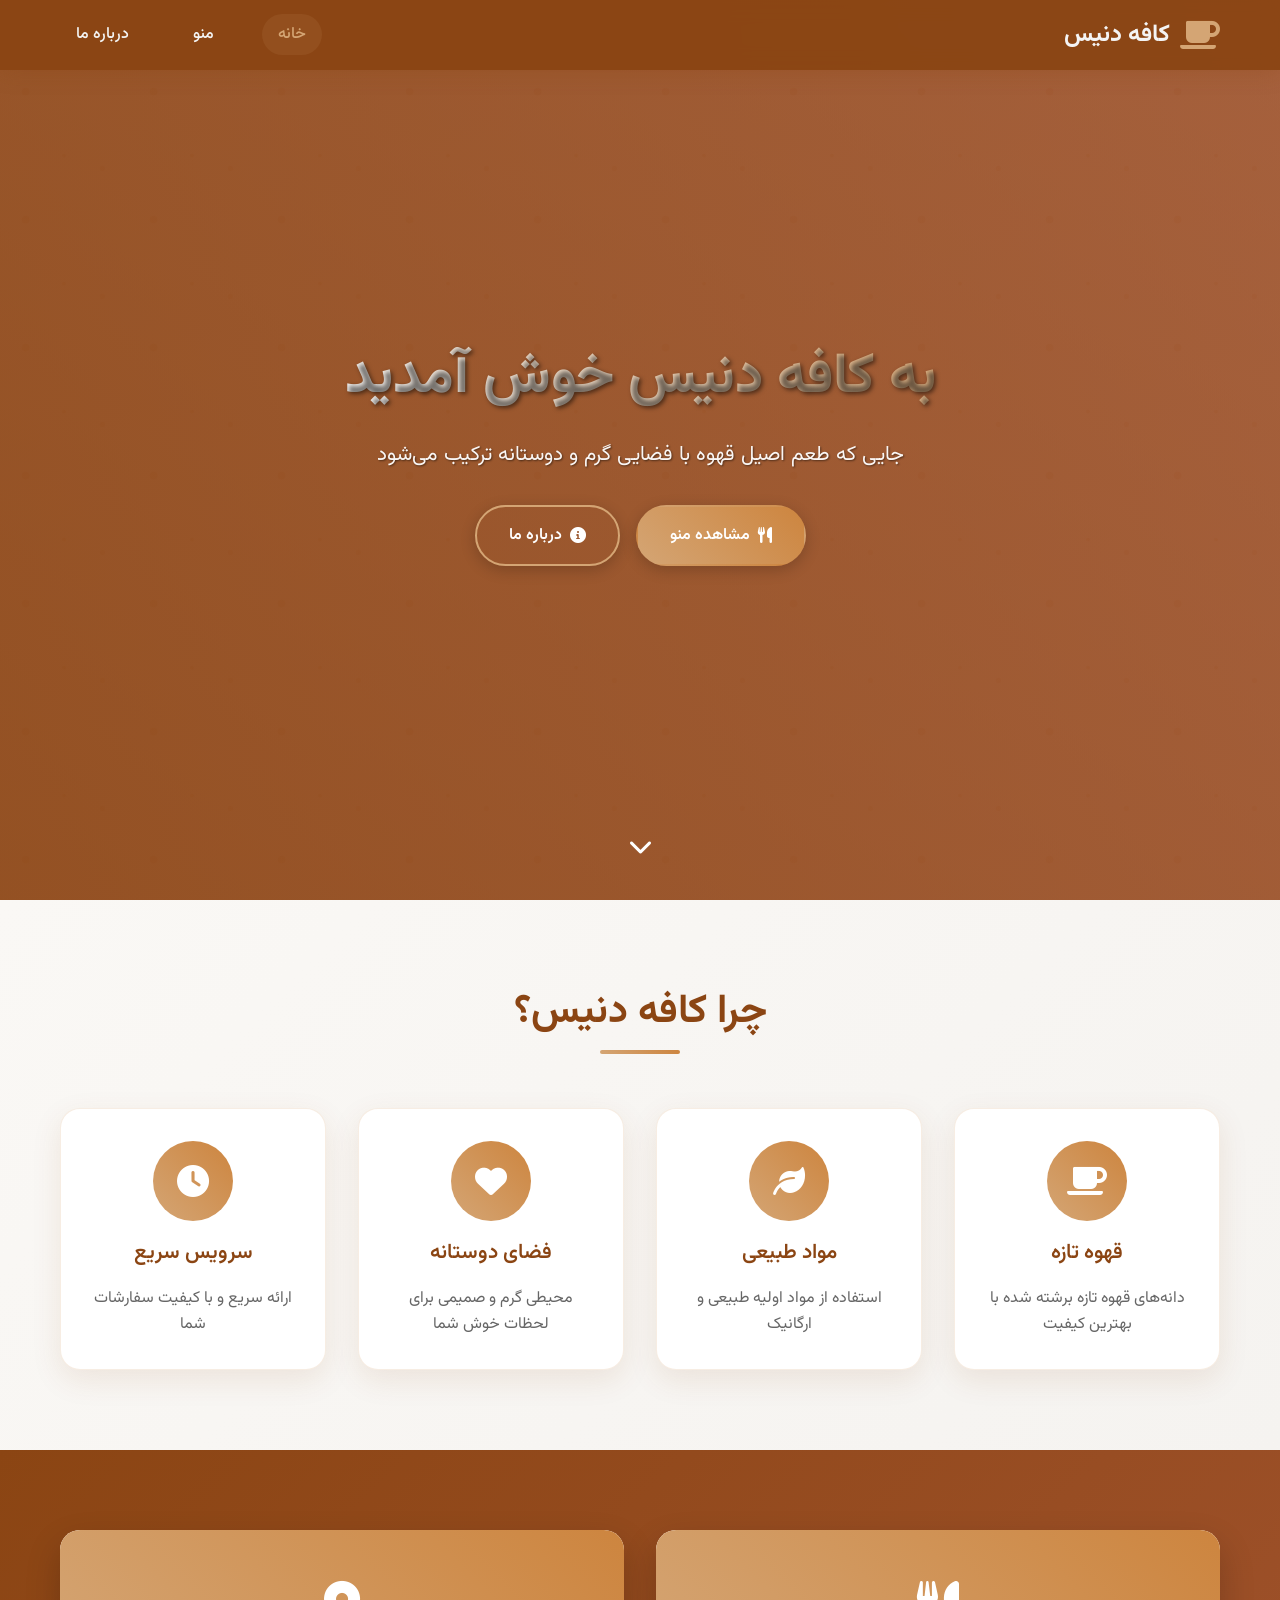
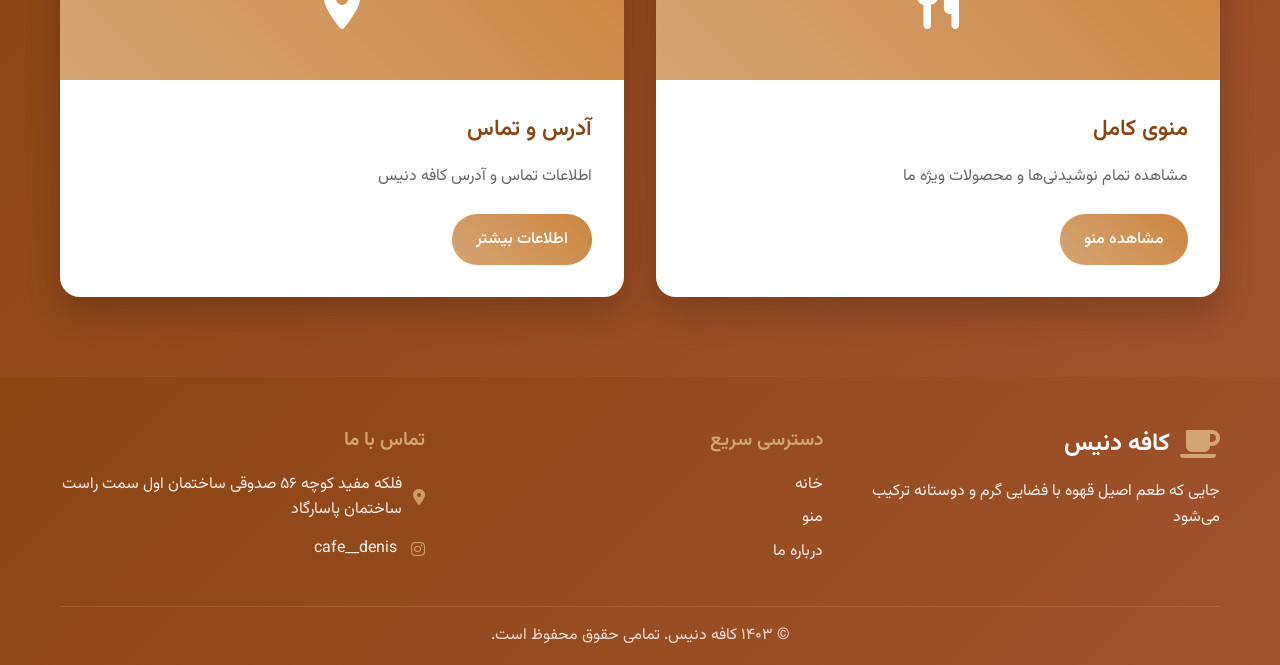
<file: index.html>
<!DOCTYPE html>
<html lang="fa" dir="rtl">
<head>
    <meta charset="UTF-8">
    <meta name="viewport" content="width=device-width, initial-scale=1.0">
    <title>کافه دنیس - صفحه اصلی</title>
    <link rel="stylesheet" href="css/style.css">
    <link rel="preconnect" href="https://fonts.googleapis.com">
    <link rel="preconnect" href="https://fonts.gstatic.com" crossorigin>
    <link href="https://fonts.googleapis.com/css2?family=Vazirmatn:wght@100;200;300;400;500;600;700;800;900&display=swap" rel="stylesheet">
    <link rel="stylesheet" href="https://cdnjs.cloudflare.com/ajax/libs/font-awesome/6.0.0/css/all.min.css">
</head>
<body>
    <!-- Header -->
    <header class="header">
        <nav class="navbar">
            <div class="nav-container">
                <div class="logo">
                    <i class="fas fa-coffee"></i>
                    <span>کافه دنیس</span>
                </div>
                <ul class="nav-menu">
                    <li class="nav-item">
                        <a href="index.html" class="nav-link active">خانه</a>
                    </li>
                    <li class="nav-item">
                        <a href="menu.php" class="nav-link">منو</a>
                    </li>
                    <li class="nav-item">
                        <a href="about.html" class="nav-link">درباره ما</a>
                    </li>
                </ul>
                <div class="hamburger">
                    <span class="bar"></span>
                    <span class="bar"></span>
                    <span class="bar"></span>
                </div>
            </div>
        </nav>
    </header>

    <!-- Hero Section -->
    <section class="hero">
        <div class="hero-overlay"></div>
        <div class="hero-content">
            <h1 class="hero-title">به کافه دنیس خوش آمدید</h1>
            <p class="hero-subtitle">جایی که طعم اصیل قهوه با فضایی گرم و دوستانه ترکیب می‌شود</p>
            <div class="hero-buttons">
                <a href="menu.php" class="btn btn-primary">
                    <i class="fas fa-utensils"></i>
                    مشاهده منو
                </a>
                <a href="about.html" class="btn btn-secondary">
                    <i class="fas fa-info-circle"></i>
                    درباره ما
                </a>
            </div>
        </div>
        <div class="scroll-indicator">
            <i class="fas fa-chevron-down"></i>
        </div>
    </section>

    <!-- Features Section -->
    <section class="features">
        <div class="container">
            <h2 class="section-title">چرا کافه دنیس؟</h2>
            <div class="features-grid">
                <div class="feature-card">
                    <div class="feature-icon">
                        <i class="fas fa-coffee"></i>
                    </div>
                    <h3>قهوه تازه</h3>
                    <p>دانه‌های قهوه تازه برشته شده با بهترین کیفیت</p>
                </div>
                <div class="feature-card">
                    <div class="feature-icon">
                        <i class="fas fa-leaf"></i>
                    </div>
                    <h3>مواد طبیعی</h3>
                    <p>استفاده از مواد اولیه طبیعی و ارگانیک</p>
                </div>
                <div class="feature-card">
                    <div class="feature-icon">
                        <i class="fas fa-heart"></i>
                    </div>
                    <h3>فضای دوستانه</h3>
                    <p>محیطی گرم و صمیمی برای لحظات خوش شما</p>
                </div>
                <div class="feature-card">
                    <div class="feature-icon">
                        <i class="fas fa-clock"></i>
                    </div>
                    <h3>سرویس سریع</h3>
                    <p>ارائه سریع و با کیفیت سفارشات شما</p>
                </div>
            </div>
        </div>
    </section>

    <!-- Quick Links Section -->
    <section class="quick-links">
        <div class="container">
            <div class="quick-links-grid">
                <div class="quick-link-card">
                    <div class="card-image">
                        <i class="fas fa-utensils"></i>
                    </div>
                    <div class="card-content">
                        <h3>منوی کامل</h3>
                        <p>مشاهده تمام نوشیدنی‌ها و محصولات ویژه ما</p>
                        <a href="menu.php" class="card-btn">مشاهده منو</a>
                    </div>
                </div>
                <div class="quick-link-card">
                    <div class="card-image">
                        <i class="fas fa-map-marker-alt"></i>
                    </div>
                    <div class="card-content">
                        <h3>آدرس و تماس</h3>
                        <p>اطلاعات تماس و آدرس کافه دنیس</p>
                        <a href="about.html" class="card-btn">اطلاعات بیشتر</a>
                    </div>
                </div>
            </div>
        </div>
    </section>

    <!-- Footer -->
    <footer class="footer">
        <div class="container">
            <div class="footer-content">
                <div class="footer-section">
                    <div class="footer-logo">
                        <i class="fas fa-coffee"></i>
                        <span>کافه دنیس</span>
                    </div>
                    <p>جایی که طعم اصیل قهوه با فضایی گرم و دوستانه ترکیب می‌شود</p>
                </div>
                <div class="footer-section">
                    <h4>دسترسی سریع</h4>
                    <ul>
                        <li><a href="index.html">خانه</a></li>
                        <li><a href="menu.php">منو</a></li>
                        <li><a href="about.html">درباره ما</a></li>
                    </ul>
                </div>
                <div class="footer-section">
                    <h4>تماس با ما</h4>
                    <div class="contact-info">
                        <p><i class="fas fa-map-marker-alt"></i> فلکه مفید کوچه ۵۶ صدوقی ساختمان اول سمت راست ساختمان پاسارگاد</p>
                        <p><i class="fab fa-instagram"></i> cafe__denis</p>
                    </div>
                </div>
            </div>
            <div class="footer-bottom">
                <p>&copy; ۱۴۰۳ کافه دنیس. تمامی حقوق محفوظ است.</p>
            </div>
        </div>
    </footer>

    <script src="js/script.js"></script>
</body>
</html>
</file>
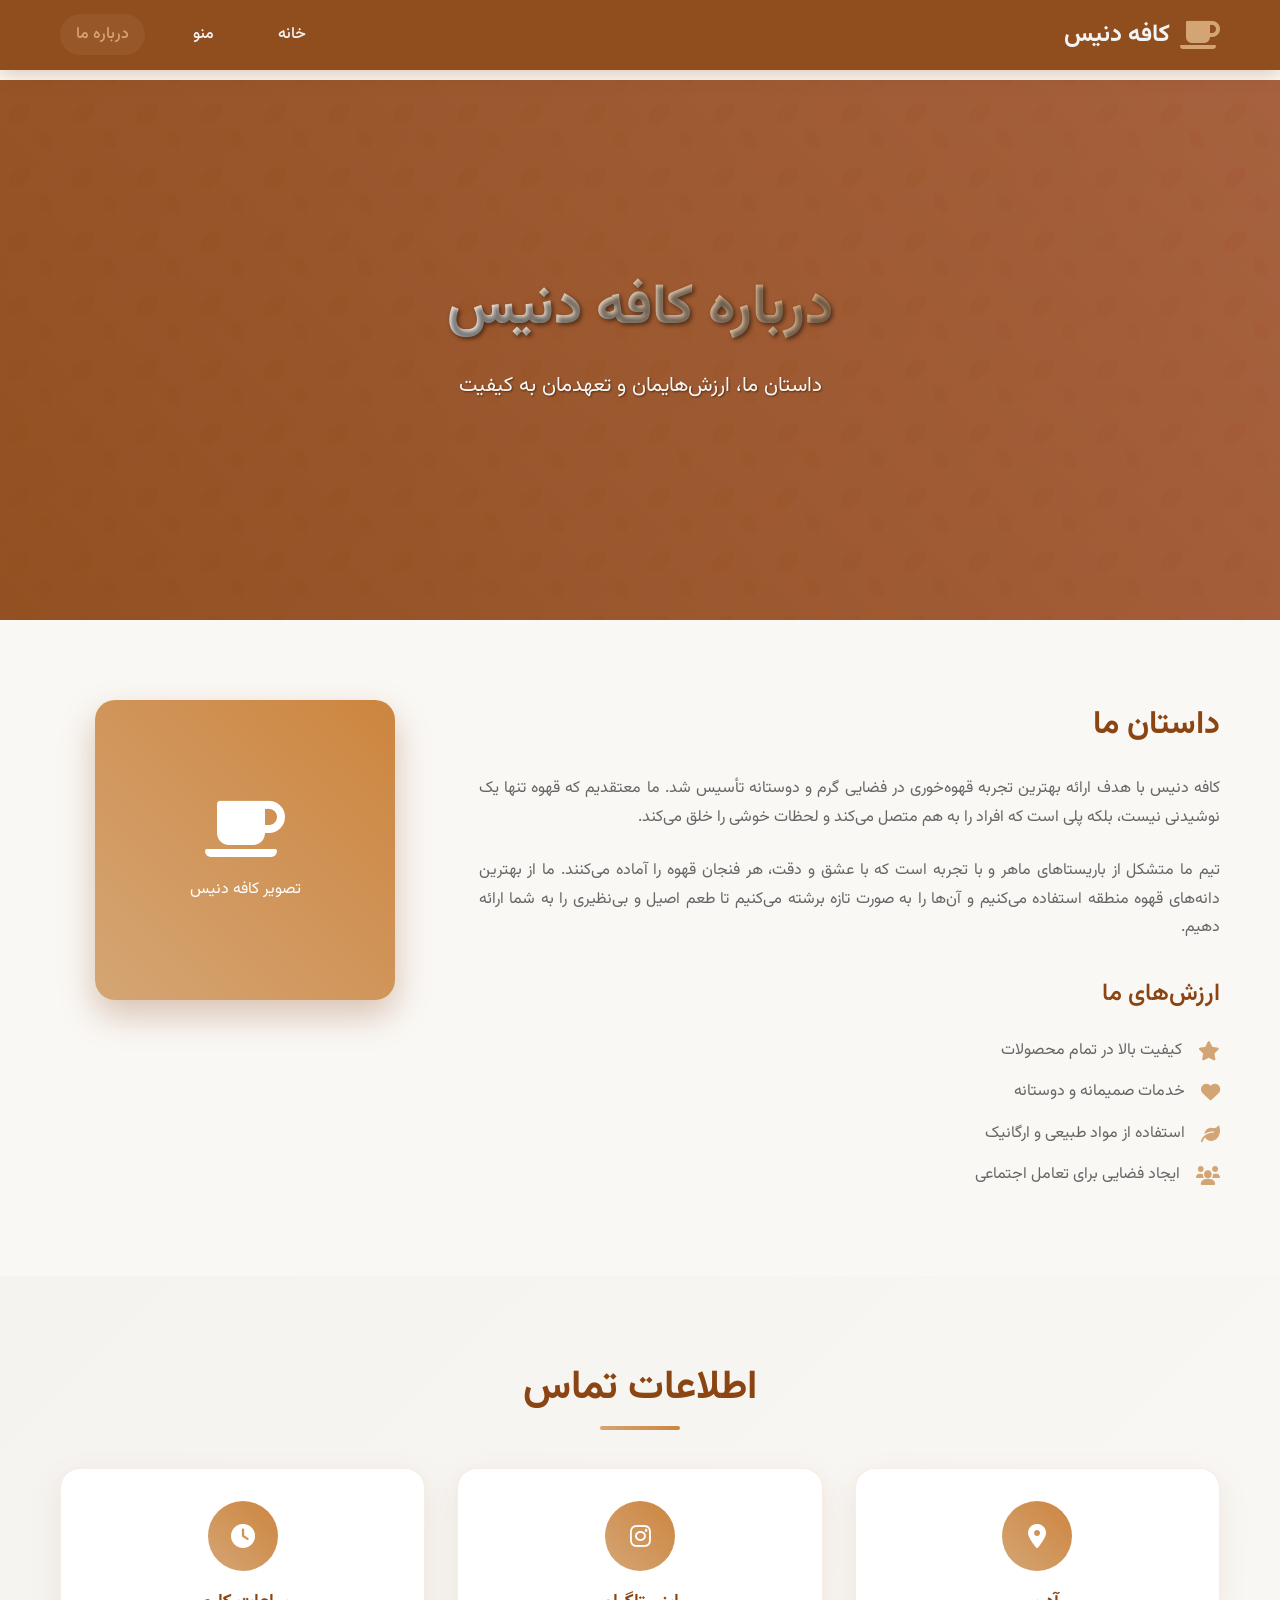
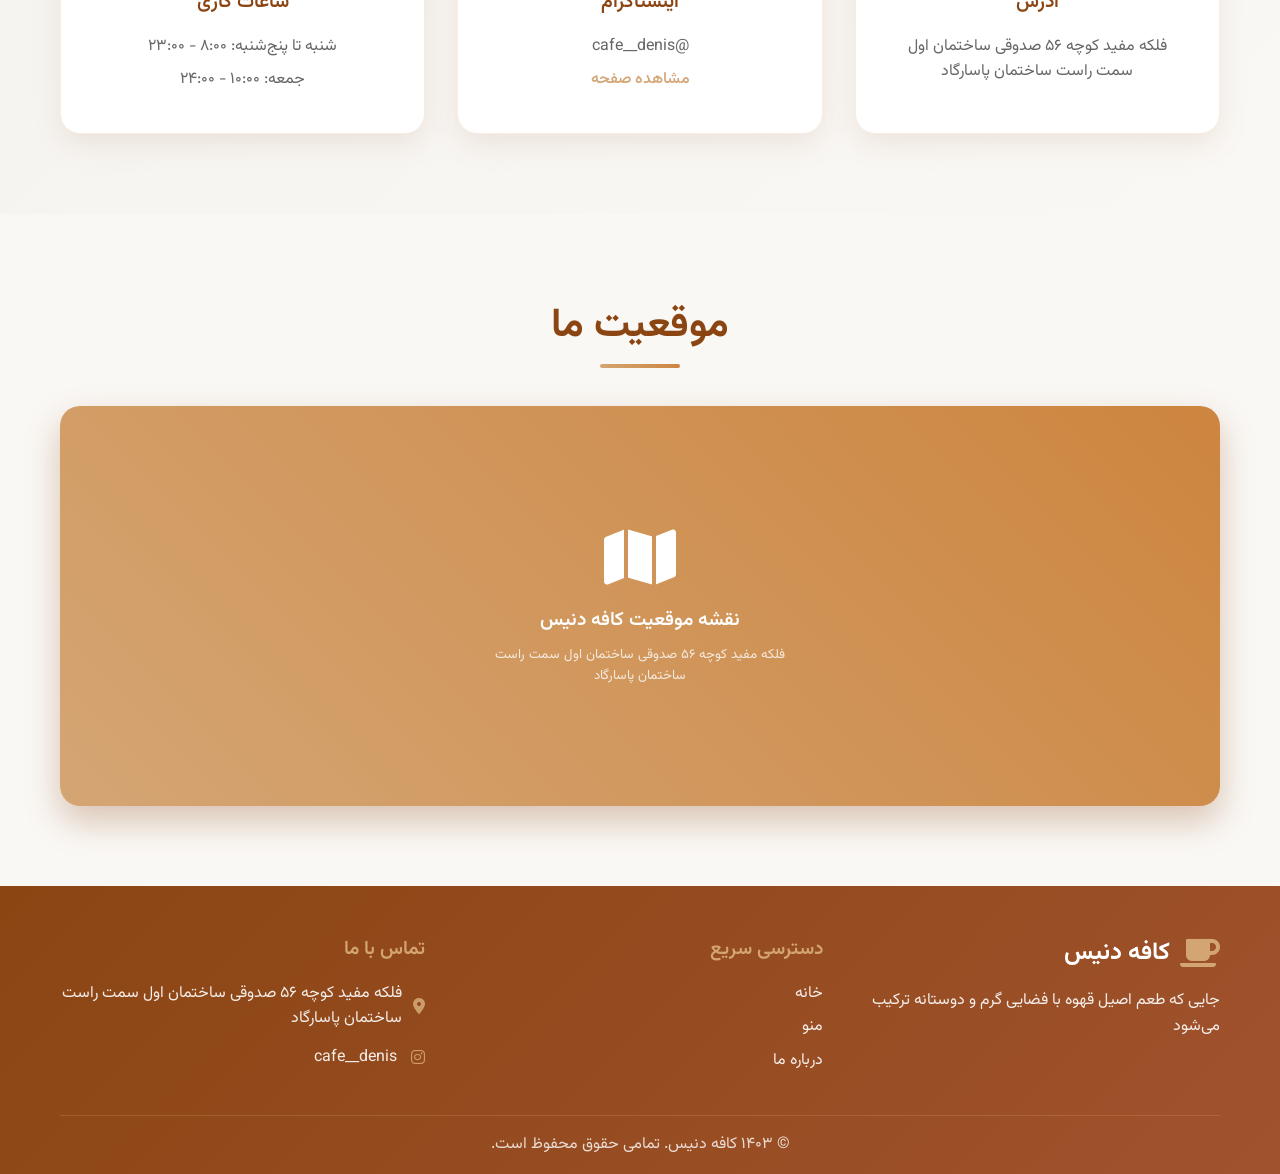
<file: about.html>
<!DOCTYPE html>
<html lang="fa" dir="rtl">
<head>
    <meta charset="UTF-8">
    <meta name="viewport" content="width=device-width, initial-scale=1.0">
    <title>کافه دنیس - درباره ما</title>
    <link rel="stylesheet" href="css/style.css">
    <link rel="preconnect" href="https://fonts.googleapis.com">
    <link rel="preconnect" href="https://fonts.gstatic.com" crossorigin>
    <link href="https://fonts.googleapis.com/css2?family=Vazirmatn:wght@100;200;300;400;500;600;700;800;900&display=swap" rel="stylesheet">
    <link rel="stylesheet" href="https://cdnjs.cloudflare.com/ajax/libs/font-awesome/6.0.0/css/all.min.css">
</head>
<body>
    <!-- Header -->
    <header class="header">
        <nav class="navbar">
            <div class="nav-container">
                <div class="logo">
                    <i class="fas fa-coffee"></i>
                    <span>کافه دنیس</span>
                </div>
                <ul class="nav-menu">
                    <li class="nav-item">
                        <a href="index.html" class="nav-link">خانه</a>
                    </li>
                    <li class="nav-item">
                        <a href="menu.php" class="nav-link">منو</a>
                    </li>
                    <li class="nav-item">
                        <a href="about.html" class="nav-link active">درباره ما</a>
                    </li>
                </ul>
                <div class="hamburger">
                    <span class="bar"></span>
                    <span class="bar"></span>
                    <span class="bar"></span>
                </div>
            </div>
        </nav>
    </header>

    <!-- About Hero Section -->
    <section class="about-hero">
        <div class="hero-overlay"></div>
        <div class="hero-content">
            <h1 class="hero-title">درباره کافه دنیس</h1>
            <p class="hero-subtitle">داستان ما، ارزش‌هایمان و تعهدمان به کیفیت</p>
        </div>
    </section>

    <!-- About Content -->
    <section class="about-content">
        <div class="container">
            <div class="about-grid">
                <div class="about-text">
                    <h2>داستان ما</h2>
                    <p>کافه دنیس با هدف ارائه بهترین تجربه قهوه‌خوری در فضایی گرم و دوستانه تأسیس شد. ما معتقدیم که قهوه تنها یک نوشیدنی نیست، بلکه پلی است که افراد را به هم متصل می‌کند و لحظات خوشی را خلق می‌کند.</p>
                    
                    <p>تیم ما متشکل از باریستاهای ماهر و با تجربه است که با عشق و دقت، هر فنجان قهوه را آماده می‌کنند. ما از بهترین دانه‌های قهوه منطقه استفاده می‌کنیم و آن‌ها را به صورت تازه برشته می‌کنیم تا طعم اصیل و بی‌نظیری را به شما ارائه دهیم.</p>

                    <h3>ارزش‌های ما</h3>
                    <ul class="values-list">
                        <li><i class="fas fa-star"></i> کیفیت بالا در تمام محصولات</li>
                        <li><i class="fas fa-heart"></i> خدمات صمیمانه و دوستانه</li>
                        <li><i class="fas fa-leaf"></i> استفاده از مواد طبیعی و ارگانیک</li>
                        <li><i class="fas fa-users"></i> ایجاد فضایی برای تعامل اجتماعی</li>
                    </ul>
                </div>
                <div class="about-image">
                    <div class="image-placeholder">
                        <i class="fas fa-coffee"></i>
                        <p>تصویر کافه دنیس</p>
                    </div>
                </div>
            </div>
        </div>
    </section>

    <!-- Contact Section -->
    <section class="contact-section">
        <div class="container">
            <h2 class="section-title">اطلاعات تماس</h2>
            <div class="contact-grid">
                <div class="contact-card">
                    <div class="contact-icon">
                        <i class="fas fa-map-marker-alt"></i>
                    </div>
                    <h3>آدرس</h3>
                    <p>فلکه مفید کوچه ۵۶ صدوقی ساختمان اول سمت راست ساختمان پاسارگاد</p>
                </div>
                <div class="contact-card">
                    <div class="contact-icon">
                        <i class="fab fa-instagram"></i>
                    </div>
                    <h3>اینستاگرام</h3>
                    <p>@cafe__denis</p>
                    <a href="https://instagram.com/cafe__denis" target="_blank" class="contact-link">مشاهده صفحه</a>
                </div>
                <div class="contact-card">
                    <div class="contact-icon">
                        <i class="fas fa-clock"></i>
                    </div>
                    <h3>ساعات کاری</h3>
                    <p>شنبه تا پنج‌شنبه: ۸:۰۰ - ۲۳:۰۰</p>
                    <p>جمعه: ۱۰:۰۰ - ۲۴:۰۰</p>
                </div>
            </div>
        </div>
    </section>

    <!-- Map Section -->
    <section class="map-section">
        <div class="container">
            <h2 class="section-title">موقعیت ما</h2>
            <div class="map-container">
                <div class="map-placeholder">
                    <i class="fas fa-map"></i>
                    <p>نقشه موقعیت کافه دنیس</p>
                    <small>فلکه مفید کوچه ۵۶ صدوقی ساختمان اول سمت راست ساختمان پاسارگاد</small>
                </div>
            </div>
        </div>
    </section>

    <!-- Footer -->
    <footer class="footer">
        <div class="container">
            <div class="footer-content">
                <div class="footer-section">
                    <div class="footer-logo">
                        <i class="fas fa-coffee"></i>
                        <span>کافه دنیس</span>
                    </div>
                    <p>جایی که طعم اصیل قهوه با فضایی گرم و دوستانه ترکیب می‌شود</p>
                </div>
                <div class="footer-section">
                    <h4>دسترسی سریع</h4>
                    <ul>
                        <li><a href="index.html">خانه</a></li>
                        <li><a href="menu.php">منو</a></li>
                        <li><a href="about.html">درباره ما</a></li>
                    </ul>
                </div>
                <div class="footer-section">
                    <h4>تماس با ما</h4>
                    <div class="contact-info">
                        <p><i class="fas fa-map-marker-alt"></i> فلکه مفید کوچه ۵۶ صدوقی ساختمان اول سمت راست ساختمان پاسارگاد</p>
                        <p><i class="fab fa-instagram"></i> cafe__denis</p>
                    </div>
                </div>
            </div>
            <div class="footer-bottom">
                <p>&copy; ۱۴۰۳ کافه دنیس. تمامی حقوق محفوظ است.</p>
            </div>
        </div>
    </footer>

    <script src="js/script.js"></script>
</body>
</html>
</file>
<file: css/style.css>
/* Reset and Base Styles */
* {
    margin: 0;
    padding: 0;
    box-sizing: border-box;
}

body {
    font-family: 'Vazirmatn', sans-serif;
    line-height: 1.6;
    color: #333;
    direction: rtl;
    background-color: #faf8f5;
}

.container {
    max-width: 1200px;
    margin: 0 auto;
    padding: 0 20px;
}

/* Header Styles */
.header {
    background: rgba(139, 69, 19, 0.95);
    backdrop-filter: blur(10px);
    position: fixed;
    top: 0;
    width: 100%;
    z-index: 1000;
    box-shadow: 0 2px 20px rgba(139, 69, 19, 0.3);
    transition: all 0.3s ease;
}

.navbar {
    padding: 1rem 0;
}

.nav-container {
    display: flex;
    justify-content: space-between;
    align-items: center;
    max-width: 1200px;
    margin: 0 auto;
    padding: 0 20px;
}

.logo {
    display: flex;
    align-items: center;
    gap: 10px;
    color: #f4f4f4;
    font-size: 1.5rem;
    font-weight: 700;
}

.logo i {
    color: #d4a574;
    font-size: 2rem;
}

.nav-menu {
    display: flex;
    list-style: none;
    gap: 2rem;
}

.nav-link {
    color: #f4f4f4;
    text-decoration: none;
    font-weight: 500;
    transition: all 0.3s ease;
    padding: 0.5rem 1rem;
    border-radius: 25px;
    position: relative;
}

.nav-link:hover,
.nav-link.active {
    color: #d4a574;
    background: rgba(212, 165, 116, 0.1);
    transform: translateY(-2px);
}

.hamburger {
    display: none;
    flex-direction: column;
    cursor: pointer;
    gap: 4px;
}

.bar {
    width: 25px;
    height: 3px;
    background: #f4f4f4;
    transition: 0.3s;
    border-radius: 3px;
}

/* Hero Section */
.hero {
    height: 100vh;
    background: linear-gradient(135deg, rgba(139, 69, 19, 0.8), rgba(160, 82, 45, 0.8)),
                url('data:image/svg+xml,<svg xmlns="http://www.w3.org/2000/svg" viewBox="0 0 1000 1000"><defs><pattern id="coffee-pattern" x="0" y="0" width="100" height="100" patternUnits="userSpaceOnUse"><circle cx="20" cy="20" r="3" fill="%23d4a574" opacity="0.3"/><circle cx="80" cy="80" r="2" fill="%23cd853f" opacity="0.2"/><circle cx="50" cy="70" r="1.5" fill="%23deb887" opacity="0.4"/></pattern></defs><rect width="100%" height="100%" fill="url(%23coffee-pattern)"/></svg>');
    background-size: cover;
    background-position: center;
    background-attachment: fixed;
    display: flex;
    align-items: center;
    justify-content: center;
    position: relative;
    overflow: hidden;
}

.hero-overlay {
    position: absolute;
    top: 0;
    left: 0;
    width: 100%;
    height: 100%;
    background: linear-gradient(45deg, rgba(139, 69, 19, 0.7), rgba(160, 82, 45, 0.5));
}

.hero-content {
    text-align: center;
    color: white;
    z-index: 2;
    max-width: 800px;
    padding: 2rem;
    animation: fadeInUp 1s ease-out;
}

.hero-title {
    font-size: 3.5rem;
    font-weight: 800;
    margin-bottom: 1rem;
    text-shadow: 2px 2px 4px rgba(0, 0, 0, 0.5);
    background: linear-gradient(45deg, #f4f4f4, #d4a574);
    -webkit-background-clip: text;
    -webkit-text-fill-color: transparent;
    background-clip: text;
}

.hero-subtitle {
    font-size: 1.3rem;
    margin-bottom: 2rem;
    opacity: 0.95;
    text-shadow: 1px 1px 2px rgba(0, 0, 0, 0.5);
}

.hero-buttons {
    display: flex;
    gap: 1rem;
    justify-content: center;
    flex-wrap: wrap;
}

.btn {
    display: inline-flex;
    align-items: center;
    gap: 0.5rem;
    padding: 1rem 2rem;
    text-decoration: none;
    border-radius: 50px;
    font-weight: 600;
    transition: all 0.3s ease;
    border: 2px solid transparent;
    box-shadow: 0 4px 15px rgba(0, 0, 0, 0.2);
}

.btn-primary {
    background: linear-gradient(45deg, #d4a574, #cd853f);
    color: white;
}

.btn-primary:hover {
    transform: translateY(-3px);
    box-shadow: 0 8px 25px rgba(212, 165, 116, 0.4);
    background: linear-gradient(45deg, #cd853f, #d4a574);
}

.btn-secondary {
    background: transparent;
    color: white;
    border: 2px solid #d4a574;
}

.btn-secondary:hover {
    background: #d4a574;
    color: #8b4513;
    transform: translateY(-3px);
    box-shadow: 0 8px 25px rgba(212, 165, 116, 0.4);
}

.scroll-indicator {
    position: absolute;
    bottom: 2rem;
    left: 50%;
    transform: translateX(-50%);
    color: white;
    font-size: 1.5rem;
    animation: bounce 2s infinite;
}

/* Features Section */
.features {
    padding: 5rem 0;
    background: linear-gradient(135deg, #faf8f5, #f5f3f0);
}

.section-title {
    text-align: center;
    font-size: 2.5rem;
    font-weight: 700;
    color: #8b4513;
    margin-bottom: 3rem;
    position: relative;
}

.section-title::after {
    content: '';
    position: absolute;
    bottom: -10px;
    left: 50%;
    transform: translateX(-50%);
    width: 80px;
    height: 4px;
    background: linear-gradient(45deg, #d4a574, #cd853f);
    border-radius: 2px;
}

.features-grid {
    display: grid;
    grid-template-columns: repeat(auto-fit, minmax(250px, 1fr));
    gap: 2rem;
    margin-top: 4rem;
}

.feature-card {
    background: white;
    padding: 2rem;
    border-radius: 20px;
    text-align: center;
    box-shadow: 0 10px 30px rgba(139, 69, 19, 0.1);
    transition: all 0.3s ease;
    border: 1px solid rgba(212, 165, 116, 0.2);
}

.feature-card:hover {
    transform: translateY(-10px);
    box-shadow: 0 20px 40px rgba(139, 69, 19, 0.2);
}

.feature-icon {
    width: 80px;
    height: 80px;
    background: linear-gradient(45deg, #d4a574, #cd853f);
    border-radius: 50%;
    display: flex;
    align-items: center;
    justify-content: center;
    margin: 0 auto 1rem;
    color: white;
    font-size: 2rem;
}

.feature-card h3 {
    color: #8b4513;
    font-size: 1.3rem;
    margin-bottom: 1rem;
    font-weight: 600;
}

.feature-card p {
    color: #666;
    line-height: 1.6;
}

/* Quick Links Section */
.quick-links {
    padding: 5rem 0;
    background: linear-gradient(135deg, #8b4513, #a0522d);
}

.quick-links-grid {
    display: grid;
    grid-template-columns: repeat(auto-fit, minmax(300px, 1fr));
    gap: 2rem;
}

.quick-link-card {
    background: white;
    border-radius: 20px;
    overflow: hidden;
    box-shadow: 0 15px 35px rgba(0, 0, 0, 0.2);
    transition: all 0.3s ease;
}

.quick-link-card:hover {
    transform: translateY(-10px);
    box-shadow: 0 25px 50px rgba(0, 0, 0, 0.3);
}

.card-image {
    background: linear-gradient(45deg, #d4a574, #cd853f);
    height: 150px;
    display: flex;
    align-items: center;
    justify-content: center;
    color: white;
    font-size: 3rem;
}

.card-content {
    padding: 2rem;
}

.card-content h3 {
    color: #8b4513;
    font-size: 1.4rem;
    margin-bottom: 1rem;
    font-weight: 600;
}

.card-content p {
    color: #666;
    margin-bottom: 1.5rem;
    line-height: 1.6;
}

.card-btn {
    display: inline-flex;
    align-items: center;
    gap: 0.5rem;
    background: linear-gradient(45deg, #d4a574, #cd853f);
    color: white;
    text-decoration: none;
    padding: 0.8rem 1.5rem;
    border-radius: 25px;
    font-weight: 500;
    transition: all 0.3s ease;
}

.card-btn:hover {
    background: linear-gradient(45deg, #cd853f, #d4a574);
    transform: translateX(-5px);
}

/* About Page Styles */
.about-hero {
    height: 60vh;
    background: linear-gradient(135deg, rgba(139, 69, 19, 0.8), rgba(160, 82, 45, 0.8)),
                url('data:image/svg+xml,<svg xmlns="http://www.w3.org/2000/svg" viewBox="0 0 1000 1000"><defs><pattern id="coffee-beans" x="0" y="0" width="50" height="50" patternUnits="userSpaceOnUse"><ellipse cx="15" cy="15" rx="6" ry="10" fill="%23d4a574" opacity="0.3" transform="rotate(45 15 15)"/><ellipse cx="35" cy="35" rx="5" ry="8" fill="%23cd853f" opacity="0.2" transform="rotate(-30 35 35)"/></pattern></defs><rect width="100%" height="100%" fill="url(%23coffee-beans)"/></svg>');
    background-size: cover;
    background-position: center;
    display: flex;
    align-items: center;
    justify-content: center;
    position: relative;
    margin-top: 80px;
}

.about-content {
    padding: 5rem 0;
    background: #faf8f5;
}

.about-grid {
    display: grid;
    grid-template-columns: 2fr 1fr;
    gap: 3rem;
    align-items: start;
}

.about-text h2 {
    color: #8b4513;
    font-size: 2rem;
    margin-bottom: 1.5rem;
    font-weight: 700;
}

.about-text h3 {
    color: #8b4513;
    font-size: 1.5rem;
    margin: 2rem 0 1rem;
    font-weight: 600;
}

.about-text p {
    color: #666;
    line-height: 1.8;
    margin-bottom: 1.5rem;
    text-align: justify;
}

.values-list {
    list-style: none;
    margin-top: 1rem;
}

.values-list li {
    display: flex;
    align-items: center;
    gap: 1rem;
    padding: 0.5rem 0;
    color: #666;
}

.values-list i {
    color: #d4a574;
    font-size: 1.2rem;
}

.about-image {
    display: flex;
    justify-content: center;
}

.image-placeholder {
    background: linear-gradient(45deg, #d4a574, #cd853f);
    width: 300px;
    height: 300px;
    border-radius: 20px;
    display: flex;
    flex-direction: column;
    align-items: center;
    justify-content: center;
    color: white;
    text-align: center;
    box-shadow: 0 15px 35px rgba(139, 69, 19, 0.3);
}

.image-placeholder i {
    font-size: 4rem;
    margin-bottom: 1rem;
}

/* Contact Section */
.contact-section {
    padding: 5rem 0;
    background: linear-gradient(135deg, #f5f3f0, #faf8f5);
}

.contact-grid {
    display: grid;
    grid-template-columns: repeat(auto-fit, minmax(300px, 1fr));
    gap: 2rem;
    margin-top: 3rem;
}

.contact-card {
    background: white;
    padding: 2rem;
    border-radius: 20px;
    text-align: center;
    box-shadow: 0 10px 30px rgba(139, 69, 19, 0.1);
    transition: all 0.3s ease;
    border: 1px solid rgba(212, 165, 116, 0.2);
}

.contact-card:hover {
    transform: translateY(-5px);
    box-shadow: 0 20px 40px rgba(139, 69, 19, 0.2);
}

.contact-icon {
    width: 70px;
    height: 70px;
    background: linear-gradient(45deg, #d4a574, #cd853f);
    border-radius: 50%;
    display: flex;
    align-items: center;
    justify-content: center;
    margin: 0 auto 1rem;
    color: white;
    font-size: 1.5rem;
}

.contact-card h3 {
    color: #8b4513;
    font-size: 1.2rem;
    margin-bottom: 1rem;
    font-weight: 600;
}

.contact-card p {
    color: #666;
    line-height: 1.6;
    margin-bottom: 0.5rem;
}

.contact-link {
    color: #d4a574;
    text-decoration: none;
    font-weight: 500;
    transition: all 0.3s ease;
}

.contact-link:hover {
    color: #cd853f;
    text-decoration: underline;
}

/* Map Section */
.map-section {
    padding: 5rem 0;
    background: #faf8f5;
}

.map-container {
    margin-top: 2rem;
}

.map-placeholder {
    background: linear-gradient(45deg, #d4a574, #cd853f);
    height: 400px;
    border-radius: 20px;
    display: flex;
    flex-direction: column;
    align-items: center;
    justify-content: center;
    color: white;
    text-align: center;
    box-shadow: 0 15px 35px rgba(139, 69, 19, 0.3);
}

.map-placeholder i {
    font-size: 4rem;
    margin-bottom: 1rem;
}

.map-placeholder p {
    font-size: 1.2rem;
    font-weight: 600;
    margin-bottom: 0.5rem;
}

.map-placeholder small {
    opacity: 0.8;
    max-width: 300px;
}

/* Menu Styles */
.menu-hero {
    height: 50vh;
    background: linear-gradient(135deg, rgba(139, 69, 19, 0.9), rgba(160, 82, 45, 0.9)),
                url('data:image/svg+xml,<svg xmlns="http://www.w3.org/2000/svg" viewBox="0 0 1000 1000"><defs><pattern id="menu-pattern" x="0" y="0" width="80" height="80" patternUnits="userSpaceOnUse"><circle cx="20" cy="20" r="4" fill="%23d4a574" opacity="0.4"/><circle cx="60" cy="60" r="3" fill="%23cd853f" opacity="0.3"/><rect x="10" y="40" width="15" height="2" fill="%23deb887" opacity="0.2"/><rect x="50" y="20" width="12" height="2" fill="%23deb887" opacity="0.2"/></pattern></defs><rect width="100%" height="100%" fill="url(%23menu-pattern)"/></svg>');
    background-size: cover;
    background-position: center;
    display: flex;
    align-items: center;
    justify-content: center;
    position: relative;
    margin-top: 80px;
}

.menu-filters {
    padding: 2rem 0;
    background: white;
    box-shadow: 0 2px 10px rgba(0, 0, 0, 0.1);
    position: sticky;
    top: 80px;
    z-index: 100;
}

.filter-buttons {
    display: flex;
    justify-content: center;
    gap: 1rem;
    flex-wrap: wrap;
}

.filter-btn {
    background: transparent;
    border: 2px solid #d4a574;
    color: #8b4513;
    padding: 0.8rem 1.5rem;
    border-radius: 25px;
    cursor: pointer;
    font-weight: 500;
    transition: all 0.3s ease;
    font-family: 'Vazirmatn', sans-serif;
}

.filter-btn:hover,
.filter-btn.active {
    background: linear-gradient(45deg, #d4a574, #cd853f);
    color: white;
    transform: translateY(-2px);
    box-shadow: 0 5px 15px rgba(212, 165, 116, 0.4);
}

.menu-content {
    padding: 3rem 0;
    background: #faf8f5;
}

.menu-grid {
    display: grid;
    grid-template-columns: repeat(auto-fill, minmax(300px, 1fr));
    gap: 2rem;
    margin-top: 2rem;
}

.menu-item {
    background: white;
    border-radius: 20px;
    overflow: hidden;
    box-shadow: 0 10px 30px rgba(139, 69, 19, 0.1);
    transition: all 0.3s ease;
    border: 1px solid rgba(212, 165, 116, 0.2);
}

.menu-item:hover {
    transform: translateY(-5px);
    box-shadow: 0 20px 40px rgba(139, 69, 19, 0.2);
}

.menu-item-image {
    height: 200px;
    background: linear-gradient(45deg, #d4a574, #cd853f);
    display: flex;
    align-items: center;
    justify-content: center;
    color: white;
    font-size: 3rem;
    position: relative;
    overflow: hidden;
}

.menu-item-image img {
    width: 100%;
    height: 100%;
    object-fit: cover;
}

.menu-item-content {
    padding: 1.5rem;
}

.menu-item h3 {
    color: #8b4513;
    font-size: 1.3rem;
    margin-bottom: 0.5rem;
    font-weight: 600;
}

.menu-item-price {
    color: #d4a574;
    font-size: 1.2rem;
    font-weight: 700;
    margin-top: 1rem;
}

.menu-item-price::after {
    content: ' تومان';
    font-size: 0.9rem;
    color: #666;
}

/* Footer */
.footer {
    background: linear-gradient(135deg, #8b4513, #a0522d);
    color: white;
    padding: 3rem 0 1rem;
}

.footer-content {
    display: grid;
    grid-template-columns: repeat(auto-fit, minmax(250px, 1fr));
    gap: 2rem;
    margin-bottom: 2rem;
}

.footer-section h4 {
    color: #d4a574;
    font-size: 1.2rem;
    margin-bottom: 1rem;
    font-weight: 600;
}

.footer-logo {
    display: flex;
    align-items: center;
    gap: 10px;
    font-size: 1.5rem;
    font-weight: 700;
    margin-bottom: 1rem;
}

.footer-logo i {
    color: #d4a574;
    font-size: 2rem;
}

.footer-section p {
    line-height: 1.6;
    opacity: 0.9;
    margin-bottom: 1rem;
}

.footer-section ul {
    list-style: none;
}

.footer-section ul li {
    margin-bottom: 0.5rem;
}

.footer-section ul li a {
    color: white;
    text-decoration: none;
    transition: all 0.3s ease;
    opacity: 0.9;
}

.footer-section ul li a:hover {
    color: #d4a574;
    opacity: 1;
    transform: translateX(-5px);
}

.contact-info p {
    display: flex;
    align-items: center;
    gap: 0.5rem;
    margin-bottom: 0.8rem;
}

.contact-info i {
    color: #d4a574;
    width: 20px;
}

.footer-bottom {
    border-top: 1px solid rgba(212, 165, 116, 0.3);
    padding-top: 1rem;
    text-align: center;
    opacity: 0.8;
}

/* Admin Styles */
.admin-container {
    max-width: 1000px;
    margin: 100px auto 2rem;
    padding: 2rem;
    background: white;
    border-radius: 20px;
    box-shadow: 0 10px 30px rgba(139, 69, 19, 0.1);
}

.admin-header {
    background: linear-gradient(45deg, #8b4513, #a0522d);
    color: white;
    padding: 2rem;
    border-radius: 15px;
    margin-bottom: 2rem;
    text-align: center;
}

.admin-form {
    background: #faf8f5;
    padding: 2rem;
    border-radius: 15px;
    margin-bottom: 2rem;
}

.form-group {
    margin-bottom: 1.5rem;
}

.form-group label {
    display: block;
    color: #8b4513;
    font-weight: 600;
    margin-bottom: 0.5rem;
}

.form-group input,
.form-group select,
.form-group textarea {
    width: 100%;
    padding: 0.8rem;
    border: 2px solid #e0e0e0;
    border-radius: 10px;
    font-family: 'Vazirmatn', sans-serif;
    transition: all 0.3s ease;
}

.form-group input:focus,
.form-group select:focus,
.form-group textarea:focus {
    border-color: #d4a574;
    outline: none;
    box-shadow: 0 0 10px rgba(212, 165, 116, 0.3);
}

.admin-btn {
    background: linear-gradient(45deg, #d4a574, #cd853f);
    color: white;
    border: none;
    padding: 1rem 2rem;
    border-radius: 25px;
    cursor: pointer;
    font-weight: 600;
    transition: all 0.3s ease;
    font-family: 'Vazirmatn', sans-serif;
}

.admin-btn:hover {
    background: linear-gradient(45deg, #cd853f, #d4a574);
    transform: translateY(-2px);
    box-shadow: 0 5px 15px rgba(212, 165, 116, 0.4);
}

.admin-table {
    width: 100%;
    border-collapse: collapse;
    background: white;
    border-radius: 15px;
    overflow: hidden;
    box-shadow: 0 5px 15px rgba(139, 69, 19, 0.1);
}

.admin-table th,
.admin-table td {
    padding: 1rem;
    text-align: right;
    border-bottom: 1px solid #e0e0e0;
}

.admin-table th {
    background: linear-gradient(45deg, #8b4513, #a0522d);
    color: white;
    font-weight: 600;
}

.admin-table tr:hover {
    background: #faf8f5;
}

.delete-btn {
    background: #dc3545;
    color: white;
    border: none;
    padding: 0.5rem 1rem;
    border-radius: 15px;
    cursor: pointer;
    font-size: 0.9rem;
    transition: all 0.3s ease;
}

.delete-btn:hover {
    background: #c82333;
    transform: translateY(-1px);
}

/* Animations */
@keyframes fadeInUp {
    from {
        opacity: 0;
        transform: translateY(30px);
    }
    to {
        opacity: 1;
        transform: translateY(0);
    }
}

@keyframes bounce {
    0%, 20%, 50%, 80%, 100% {
        transform: translateX(-50%) translateY(0);
    }
    40% {
        transform: translateX(-50%) translateY(-10px);
    }
    60% {
        transform: translateX(-50%) translateY(-5px);
    }
}

/* Responsive Design */
@media (max-width: 768px) {
    .hamburger {
        display: flex;
    }
    
    .nav-menu {
        position: fixed;
        left: -100%;
        top: 70px;
        flex-direction: column;
        background: rgba(139, 69, 19, 0.98);
        width: 100%;
        text-align: center;
        transition: 0.3s;
        padding: 2rem 0;
        backdrop-filter: blur(10px);
    }
    
    .nav-menu.active {
        left: 0;
    }
    
    .nav-menu li {
        margin: 1rem 0;
    }
    
    .hero-title {
        font-size: 2.5rem;
    }
    
    .hero-subtitle {
        font-size: 1.1rem;
    }
    
    .hero-buttons {
        flex-direction: column;
        align-items: center;
    }
    
    .features-grid {
        grid-template-columns: 1fr;
    }
    
    .quick-links-grid {
        grid-template-columns: 1fr;
    }
    
    .about-grid {
        grid-template-columns: 1fr;
        gap: 2rem;
    }
    
    .contact-grid {
        grid-template-columns: 1fr;
    }
    
    .menu-grid {
        grid-template-columns: 1fr;
    }
    
    .filter-buttons {
        justify-content: center;
        gap: 0.5rem;
    }
    
    .filter-btn {
        padding: 0.6rem 1rem;
        font-size: 0.9rem;
    }
    
    .footer-content {
        grid-template-columns: 1fr;
        text-align: center;
    }
    
    .container {
        padding: 0 15px;
    }
}

@media (max-width: 480px) {
    .hero-title {
        font-size: 2rem;
    }
    
    .hero-subtitle {
        font-size: 1rem;
    }
    
    .section-title {
        font-size: 2rem;
    }
    
    .btn {
        padding: 0.8rem 1.5rem;
        font-size: 0.9rem;
    }
    
    .feature-card,
    .contact-card {
        padding: 1.5rem;
    }
    
    .admin-container {
        margin: 90px 15px 2rem;
        padding: 1rem;
    }
}
</file>
